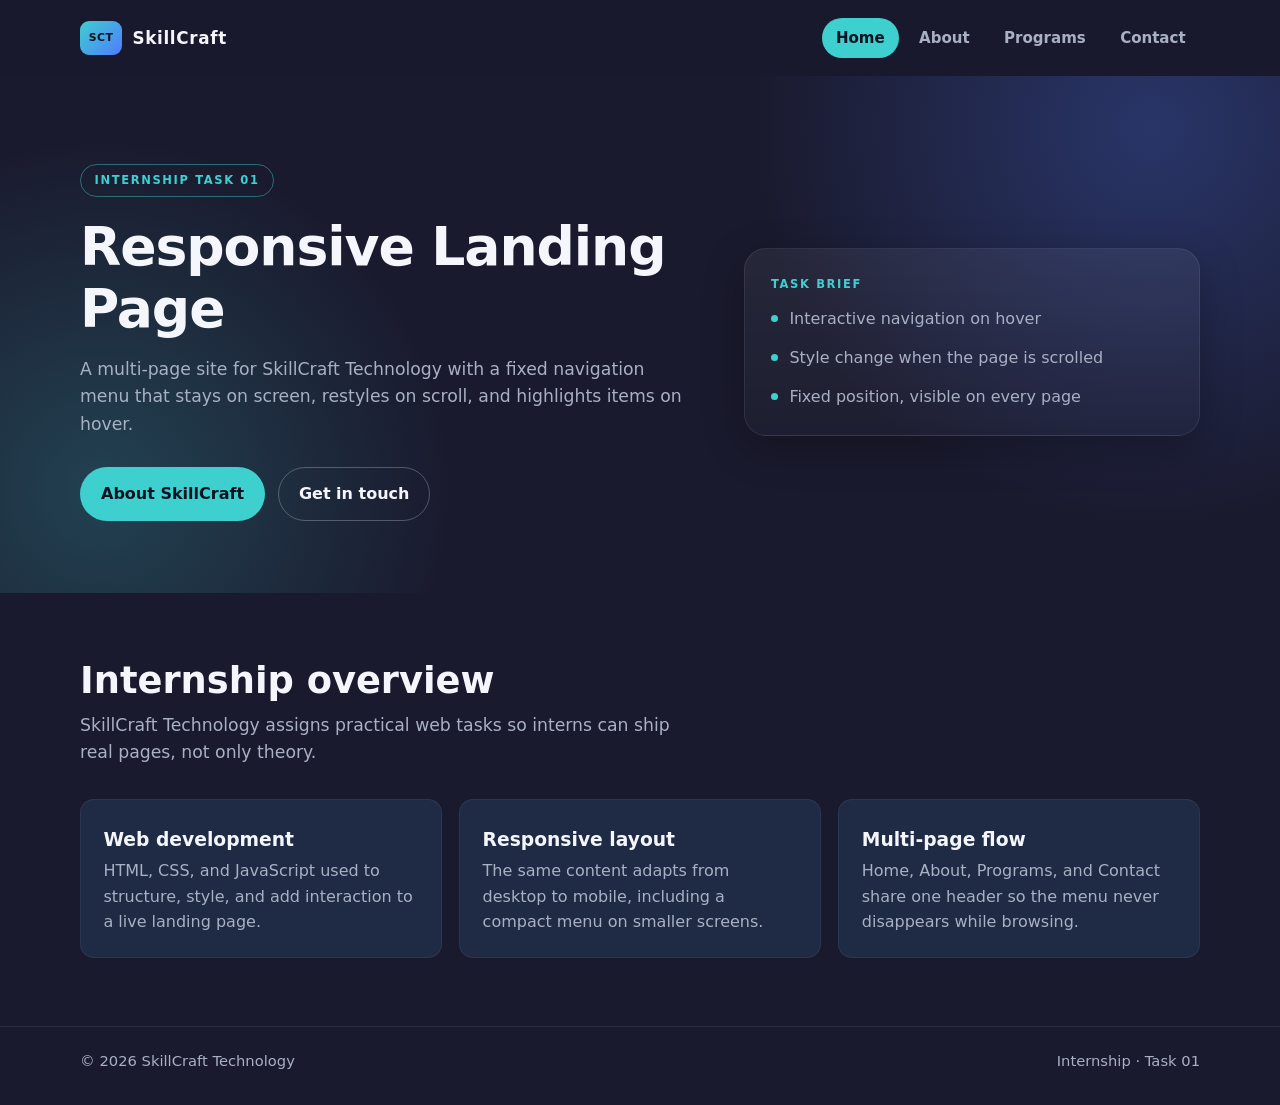
<file: SCT_WD_1/index.html>
<!DOCTYPE html>
<html lang="en">
  <head>
    <meta charset="UTF-8" />
    <meta name="viewport" content="width=device-width, initial-scale=1.0" />
    <title>SkillCraft Technology | Responsive Landing Page</title>
    <link rel="stylesheet" href="css/style.css" />
  </head>
  <body>
    <header class="site-header">
      <nav class="nav container" aria-label="Primary">
        <a class="logo" href="index.html">
          <span class="logo-mark">SCT</span>
          SkillCraft
        </a>
        <button class="menu-toggle" type="button" aria-expanded="false" aria-controls="nav-links" aria-label="Toggle menu">
          <span></span><span></span><span></span>
        </button>
        <ul class="nav-links" id="nav-links">
          <li><a class="active" href="index.html">Home</a></li>
          <li><a href="about.html">About</a></li>
          <li><a href="services.html">Programs</a></li>
          <li><a href="contact.html">Contact</a></li>
        </ul>
      </nav>
    </header>

    <main>
      <section class="hero">
        <div class="container hero-grid">
          <div>
            <span class="kicker">Internship Task 01</span>
            <h1>Responsive Landing Page</h1>
            <p class="lead">
              A multi-page site for SkillCraft Technology with a fixed navigation
              menu that stays on screen, restyles on scroll, and highlights items on hover.
            </p>
            <div class="btn-row">
              <a class="btn btn-primary" href="about.html">About SkillCraft</a>
              <a class="btn btn-ghost" href="contact.html">Get in touch</a>
            </div>
          </div>
          <aside class="hero-card">
            <p class="card-label">Task brief</p>
            <ul class="brief">
              <li>Interactive navigation on hover</li>
              <li>Style change when the page is scrolled</li>
              <li>Fixed position, visible on every page</li>
            </ul>
          </aside>
        </div>
      </section>

      <section class="section">
        <div class="container">
          <div class="section-head">
            <h2>Internship overview</h2>
            <p class="lead">SkillCraft Technology assigns practical web tasks so interns can ship real pages, not only theory.</p>
          </div>
          <div class="cards">
            <article class="card">
              <h3>Web development</h3>
              <p>HTML, CSS, and JavaScript used to structure, style, and add interaction to a live landing page.</p>
            </article>
            <article class="card">
              <h3>Responsive layout</h3>
              <p>The same content adapts from desktop to mobile, including a compact menu on smaller screens.</p>
            </article>
            <article class="card">
              <h3>Multi-page flow</h3>
              <p>Home, About, Programs, and Contact share one header so the menu never disappears while browsing.</p>
            </article>
          </div>
        </div>
      </section>
    </main>

    <footer class="site-footer">
      <div class="container footer-row">
        <span>© 2026 SkillCraft Technology</span>
        <span>Internship · Task 01</span>
      </div>
    </footer>
    <script src="js/nav.js"></script>
  </body>
</html>
</file>
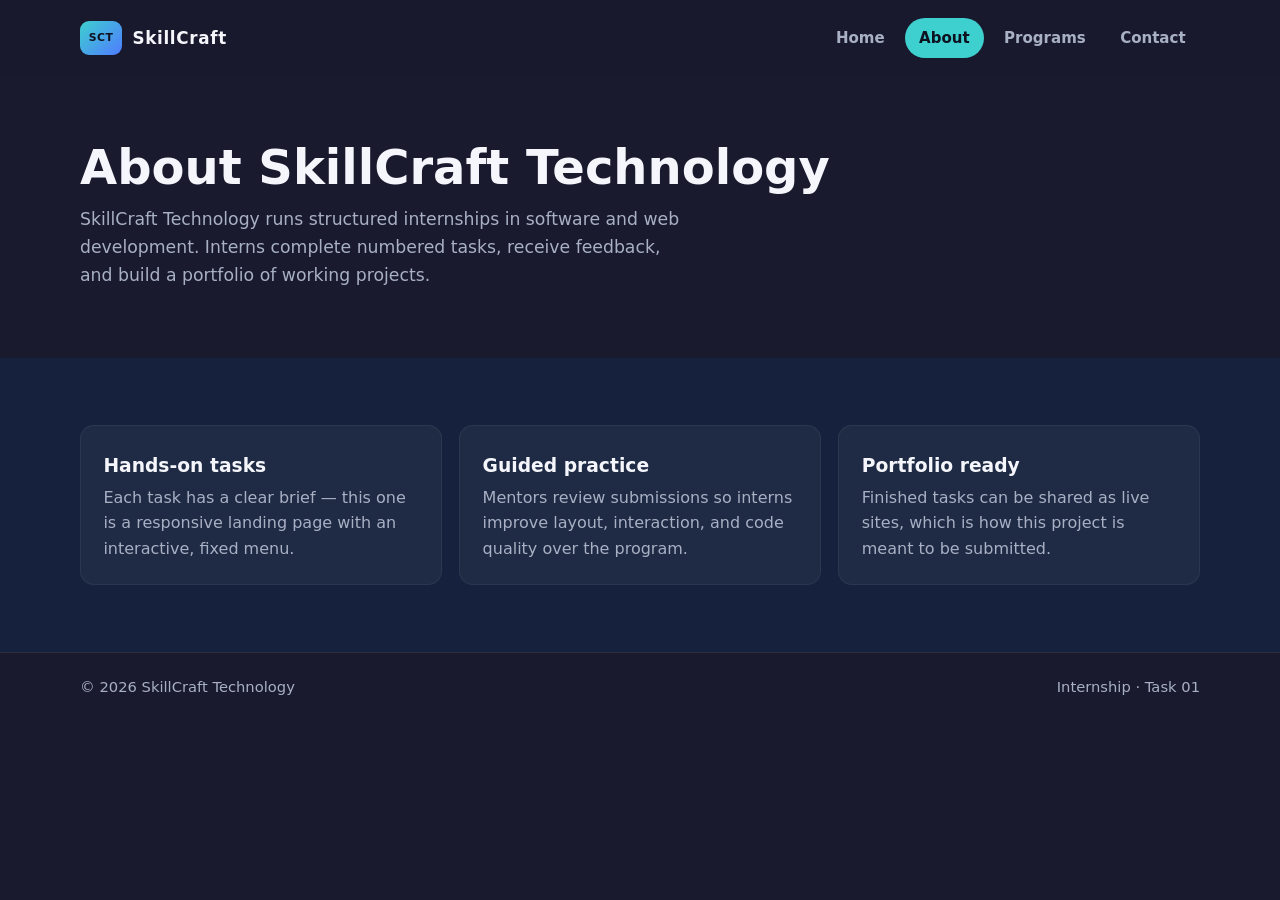
<file: SCT_WD_1/about.html>
<!DOCTYPE html>
<html lang="en">
  <head>
    <meta charset="UTF-8" />
    <meta name="viewport" content="width=device-width, initial-scale=1.0" />
    <title>About | SkillCraft Technology</title>
    <link rel="stylesheet" href="css/style.css" />
  </head>
  <body>
    <header class="site-header">
      <nav class="nav container" aria-label="Primary">
        <a class="logo" href="index.html">
          <span class="logo-mark">SCT</span>
          SkillCraft
        </a>
        <button class="menu-toggle" type="button" aria-expanded="false" aria-controls="nav-links" aria-label="Toggle menu">
          <span></span><span></span><span></span>
        </button>
        <ul class="nav-links" id="nav-links">
          <li><a href="index.html">Home</a></li>
          <li><a class="active" href="about.html">About</a></li>
          <li><a href="services.html">Programs</a></li>
          <li><a href="contact.html">Contact</a></li>
        </ul>
      </nav>
    </header>

    <main>
      <section class="page-hero">
        <div class="container">
          <h1>About SkillCraft Technology</h1>
          <p class="lead">
            SkillCraft Technology runs structured internships in software and web
            development. Interns complete numbered tasks, receive feedback, and
            build a portfolio of working projects.
          </p>
        </div>
      </section>
      <section class="section alt">
        <div class="container cards">
          <article class="card">
            <h3>Hands-on tasks</h3>
            <p>Each task has a clear brief — this one is a responsive landing page with an interactive, fixed menu.</p>
          </article>
          <article class="card">
            <h3>Guided practice</h3>
            <p>Mentors review submissions so interns improve layout, interaction, and code quality over the program.</p>
          </article>
          <article class="card">
            <h3>Portfolio ready</h3>
            <p>Finished tasks can be shared as live sites, which is how this project is meant to be submitted.</p>
          </article>
        </div>
      </section>
    </main>

    <footer class="site-footer">
      <div class="container footer-row">
        <span>© 2026 SkillCraft Technology</span>
        <span>Internship · Task 01</span>
      </div>
    </footer>
    <script src="js/nav.js"></script>
  </body>
</html>
</file>
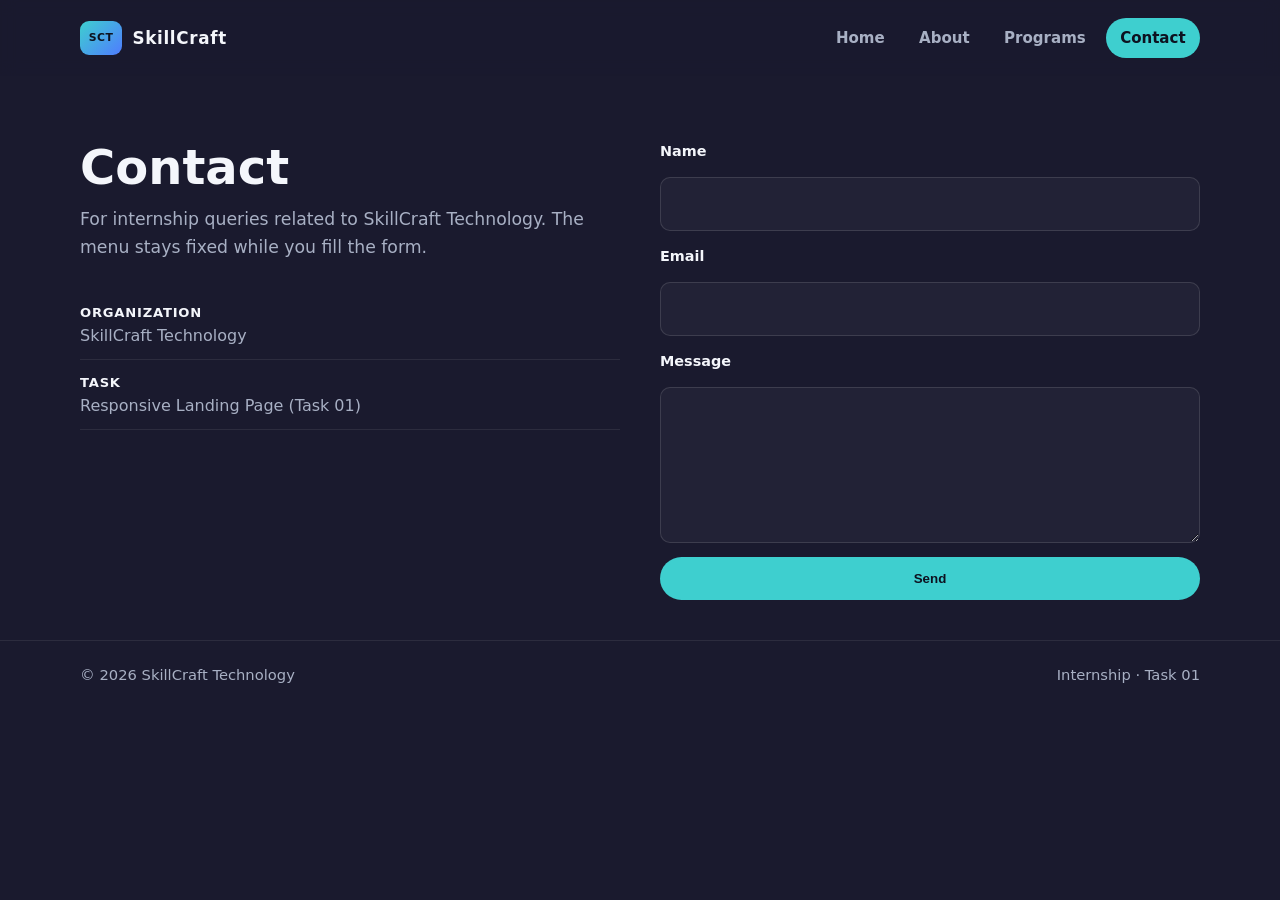
<file: SCT_WD_1/contact.html>
<!DOCTYPE html>
<html lang="en">
  <head>
    <meta charset="UTF-8" />
    <meta name="viewport" content="width=device-width, initial-scale=1.0" />
    <title>Contact | SkillCraft Technology</title>
    <link rel="stylesheet" href="css/style.css" />
  </head>
  <body>
    <header class="site-header">
      <nav class="nav container" aria-label="Primary">
        <a class="logo" href="index.html">
          <span class="logo-mark">SCT</span>
          SkillCraft
        </a>
        <button class="menu-toggle" type="button" aria-expanded="false" aria-controls="nav-links" aria-label="Toggle menu">
          <span></span><span></span><span></span>
        </button>
        <ul class="nav-links" id="nav-links">
          <li><a href="index.html">Home</a></li>
          <li><a href="about.html">About</a></li>
          <li><a href="services.html">Programs</a></li>
          <li><a class="active" href="contact.html">Contact</a></li>
        </ul>
      </nav>
    </header>

    <main>
      <section class="page-hero">
        <div class="container contact-grid">
          <div>
            <h1>Contact</h1>
            <p class="lead">For internship queries related to SkillCraft Technology. The menu stays fixed while you fill the form.</p>
            <ul class="contact-meta">
              <li><strong>Organization</strong> SkillCraft Technology</li>
              <li><strong>Task</strong> Responsive Landing Page (Task 01)</li>
            </ul>
          </div>
          <form action="#" method="get">
            <label for="name">Name</label>
            <input id="name" name="name" type="text" autocomplete="name" required />
            <label for="email">Email</label>
            <input id="email" name="email" type="email" autocomplete="email" required />
            <label for="message">Message</label>
            <textarea id="message" name="message" rows="5" required></textarea>
            <button class="btn btn-primary" type="submit">Send</button>
          </form>
        </div>
      </section>
    </main>

    <footer class="site-footer">
      <div class="container footer-row">
        <span>© 2026 SkillCraft Technology</span>
        <span>Internship · Task 01</span>
      </div>
    </footer>
    <script src="js/nav.js"></script>
  </body>
</html>
</file>
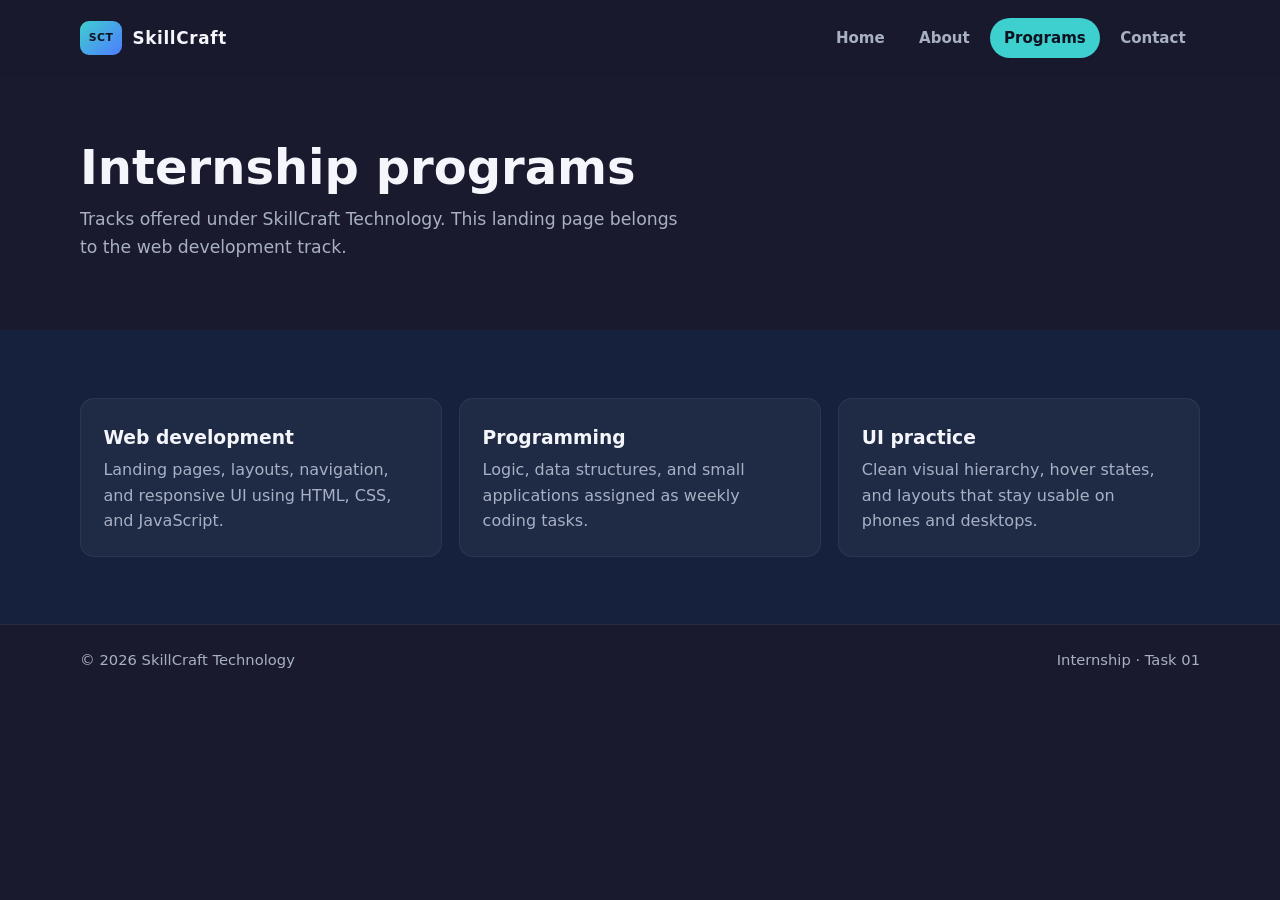
<file: SCT_WD_1/services.html>
<!DOCTYPE html>
<html lang="en">
  <head>
    <meta charset="UTF-8" />
    <meta name="viewport" content="width=device-width, initial-scale=1.0" />
    <title>Programs | SkillCraft Technology</title>
    <link rel="stylesheet" href="css/style.css" />
  </head>
  <body>
    <header class="site-header">
      <nav class="nav container" aria-label="Primary">
        <a class="logo" href="index.html">
          <span class="logo-mark">SCT</span>
          SkillCraft
        </a>
        <button class="menu-toggle" type="button" aria-expanded="false" aria-controls="nav-links" aria-label="Toggle menu">
          <span></span><span></span><span></span>
        </button>
        <ul class="nav-links" id="nav-links">
          <li><a href="index.html">Home</a></li>
          <li><a href="about.html">About</a></li>
          <li><a class="active" href="services.html">Programs</a></li>
          <li><a href="contact.html">Contact</a></li>
        </ul>
      </nav>
    </header>

    <main>
      <section class="page-hero">
        <div class="container">
          <h1>Internship programs</h1>
          <p class="lead">Tracks offered under SkillCraft Technology. This landing page belongs to the web development track.</p>
        </div>
      </section>
      <section class="section alt">
        <div class="container cards">
          <article class="card">
            <h3>Web development</h3>
            <p>Landing pages, layouts, navigation, and responsive UI using HTML, CSS, and JavaScript.</p>
          </article>
          <article class="card">
            <h3>Programming</h3>
            <p>Logic, data structures, and small applications assigned as weekly coding tasks.</p>
          </article>
          <article class="card">
            <h3>UI practice</h3>
            <p>Clean visual hierarchy, hover states, and layouts that stay usable on phones and desktops.</p>
          </article>
        </div>
      </section>
    </main>

    <footer class="site-footer">
      <div class="container footer-row">
        <span>© 2026 SkillCraft Technology</span>
        <span>Internship · Task 01</span>
      </div>
    </footer>
    <script src="js/nav.js"></script>
  </body>
</html>
</file>
<file: SCT_WD_1/css/style.css>
:root {
  --bg: #1a1a2e;
  --bg-alt: #16213e;
  --surface: #1f2a44;
  --nav-top: rgba(26, 26, 46, 0.35);
  --nav-scrolled: rgba(15, 18, 32, 0.96);
  --text: #f4f6fb;
  --muted: #a8b0c4;
  --accent: #3ecfcf;
  --accent-2: #4f7cff;
  --danger: #e85d5d;
  --shadow: 0 12px 40px rgba(0, 0, 0, 0.28);
  --radius: 14px;
  --nav-h: 76px;
  --max: 1120px;
}

*,
*::before,
*::after {
  box-sizing: border-box;
  margin: 0;
  padding: 0;
}

html {
  scroll-behavior: smooth;
}

body {
  font-family: "Segoe UI", system-ui, -apple-system, sans-serif;
  background: var(--bg);
  color: var(--text);
  line-height: 1.6;
  min-height: 100vh;
}

img {
  max-width: 100%;
  display: block;
}

a {
  color: inherit;
  text-decoration: none;
}

.container {
  width: min(var(--max), calc(100% - 2.4rem));
  margin-inline: auto;
}

/* Fixed navigation */
.site-header {
  position: fixed;
  top: 0;
  left: 0;
  right: 0;
  z-index: 1000;
  height: var(--nav-h);
  background: var(--nav-top);
  backdrop-filter: blur(8px);
  border-bottom: 1px solid transparent;
  transition: background 0.35s ease, box-shadow 0.35s ease, border-color 0.35s ease;
}

.site-header.scrolled {
  background: var(--nav-scrolled);
  border-bottom-color: rgba(62, 207, 207, 0.25);
  box-shadow: 0 8px 28px rgba(0, 0, 0, 0.35);
}

.nav {
  height: var(--nav-h);
  display: flex;
  align-items: center;
  justify-content: space-between;
  gap: 1rem;
}

.logo {
  display: flex;
  align-items: center;
  gap: 0.65rem;
  font-weight: 800;
  letter-spacing: 0.04em;
  font-size: 1.05rem;
}

.logo-mark {
  min-width: 42px;
  height: 34px;
  padding: 0 0.4rem;
  border-radius: 9px;
  background: linear-gradient(135deg, var(--accent), var(--accent-2));
  display: grid;
  place-items: center;
  font-size: 0.68rem;
  font-weight: 800;
  letter-spacing: 0.04em;
  color: #0d1220;
}

.nav-links {
  list-style: none;
  display: flex;
  align-items: center;
  gap: 0.35rem;
}

.nav-links a {
  display: inline-block;
  padding: 0.5rem 0.9rem;
  border-radius: 999px;
  color: var(--muted);
  font-weight: 600;
  font-size: 0.94rem;
  transition: color 0.2s ease, background 0.2s ease, transform 0.2s ease;
}

.nav-links a:hover,
.nav-links a:focus-visible {
  color: var(--text);
  background: rgba(62, 207, 207, 0.14);
  transform: translateY(-1px);
}

.nav-links a.active {
  color: #0d1220;
  background: var(--accent);
}

.nav-cta {
  margin-left: 0.4rem;
  background: transparent;
  border: 1px solid var(--accent);
  color: var(--accent) !important;
}

.nav-cta:hover,
.nav-cta:focus-visible {
  background: var(--accent) !important;
  color: #0d1220 !important;
}

.menu-toggle {
  display: none;
  width: 42px;
  height: 42px;
  border: 1px solid rgba(255, 255, 255, 0.15);
  background: transparent;
  border-radius: 10px;
  cursor: pointer;
}

.menu-toggle span {
  display: block;
  width: 18px;
  height: 2px;
  margin: 4px auto;
  background: var(--text);
  transition: transform 0.25s ease, opacity 0.25s ease;
}

.menu-toggle[aria-expanded="true"] span:nth-child(1) {
  transform: translateY(6px) rotate(45deg);
}

.menu-toggle[aria-expanded="true"] span:nth-child(2) {
  opacity: 0;
}

.menu-toggle[aria-expanded="true"] span:nth-child(3) {
  transform: translateY(-6px) rotate(-45deg);
}

main {
  padding-top: var(--nav-h);
}

.hero {
  position: relative;
  overflow: hidden;
  padding: 5.5rem 0 4.5rem;
  background:
    radial-gradient(circle at 90% 10%, rgba(79, 124, 255, 0.28), transparent 32%),
    radial-gradient(circle at 8% 80%, rgba(62, 207, 207, 0.22), transparent 28%),
    var(--bg);
}

.hero-grid {
  display: grid;
  grid-template-columns: 1.15fr 0.85fr;
  gap: 3rem;
  align-items: center;
}

.kicker {
  display: inline-block;
  border: 1px solid rgba(62, 207, 207, 0.45);
  color: var(--accent);
  font-weight: 700;
  letter-spacing: 0.14em;
  text-transform: uppercase;
  font-size: 0.72rem;
  padding: 0.4rem 0.85rem;
  border-radius: 999px;
  margin-bottom: 1.2rem;
}

h1,
h2,
h3 {
  line-height: 1.15;
}

.hero h1 {
  font-size: clamp(2.1rem, 4.6vw, 3.35rem);
  margin-bottom: 1rem;
  letter-spacing: -0.02em;
  max-width: 16ch;
}

.lead {
  color: var(--muted);
  font-size: 1.08rem;
  max-width: 38rem;
  margin-bottom: 1.8rem;
}

.btn-row {
  display: flex;
  flex-wrap: wrap;
  gap: 0.8rem;
}

.btn {
  display: inline-flex;
  align-items: center;
  justify-content: center;
  padding: 0.8rem 1.25rem;
  border-radius: 999px;
  font-weight: 700;
  border: 1px solid transparent;
  transition: transform 0.2s ease, background 0.2s ease, color 0.2s ease;
}

.btn:hover {
  transform: translateY(-2px);
}

.btn-primary {
  background: var(--accent);
  color: #0d1220;
}

.btn-ghost {
  border-color: rgba(255, 255, 255, 0.25);
  color: var(--text);
}

.hero-card {
  background: linear-gradient(180deg, rgba(255, 255, 255, 0.06), rgba(255, 255, 255, 0.02));
  border: 1px solid rgba(255, 255, 255, 0.08);
  border-radius: 22px;
  padding: 1.6rem;
  box-shadow: var(--shadow);
}

.stat {
  padding: 0.9rem 0;
  border-bottom: 1px solid rgba(255, 255, 255, 0.08);
}

.stat:last-child {
  border-bottom: 0;
}

.stat strong {
  display: block;
  font-size: 1.45rem;
  color: var(--accent);
}

.card-label {
  font-size: 0.72rem;
  font-weight: 700;
  letter-spacing: 0.14em;
  text-transform: uppercase;
  color: var(--accent);
  margin-bottom: 0.8rem;
}

.brief {
  list-style: none;
  display: grid;
  gap: 0.85rem;
  color: var(--muted);
}

.brief li {
  padding-left: 1.15rem;
  position: relative;
}

.brief li::before {
  content: "";
  position: absolute;
  left: 0;
  top: 0.55rem;
  width: 7px;
  height: 7px;
  border-radius: 50%;
  background: var(--accent);
}

.section {
  padding: 4.2rem 0;
}

.section.alt {
  background: var(--bg-alt);
}

.section-head {
  max-width: 42rem;
  margin-bottom: 2rem;
}

.section-head h2 {
  font-size: clamp(1.7rem, 3vw, 2.3rem);
  margin-bottom: 0.6rem;
}

.cards {
  display: grid;
  grid-template-columns: repeat(3, 1fr);
  gap: 1.1rem;
}

.card {
  background: var(--surface);
  border: 1px solid rgba(255, 255, 255, 0.06);
  border-radius: var(--radius);
  padding: 1.4rem;
  transition: transform 0.25s ease, border-color 0.25s ease;
}

.card:hover {
  transform: translateY(-6px);
  border-color: rgba(62, 207, 207, 0.4);
}

.card h3 {
  margin: 0.4rem 0 0.5rem;
}

.card p {
  color: var(--muted);
}

.page-hero {
  padding: 4rem 0 2.5rem;
}

.page-hero h1 {
  font-size: clamp(2rem, 4vw, 3rem);
  margin-bottom: 0.7rem;
}

form {
  display: grid;
  gap: 0.9rem;
  max-width: 34rem;
}

label {
  font-weight: 600;
  font-size: 0.9rem;
}

input,
textarea {
  width: 100%;
  padding: 0.8rem 0.9rem;
  border-radius: 10px;
  border: 1px solid rgba(255, 255, 255, 0.12);
  background: rgba(255, 255, 255, 0.04);
  color: var(--text);
  font: inherit;
}

input:focus,
textarea:focus {
  outline: 2px solid var(--accent);
  border-color: transparent;
}

.split {
  display: grid;
  grid-template-columns: 1fr 1fr;
  gap: 2.4rem;
  align-items: start;
}

.clients,
.principles,
.contact-meta {
  list-style: none;
}

.clients li {
  font-size: 1.35rem;
  font-weight: 700;
  padding: 0.85rem 0;
  border-bottom: 1px solid rgba(255, 255, 255, 0.08);
  letter-spacing: 0.04em;
}

.principles {
  counter-reset: step;
}

.principles li {
  counter-increment: step;
  color: var(--muted);
  padding: 0.9rem 0 0.9rem 2.6rem;
  position: relative;
  border-bottom: 1px solid rgba(255, 255, 255, 0.08);
}

.principles li::before {
  content: counter(step, decimal-leading-zero);
  position: absolute;
  left: 0;
  color: var(--accent);
  font-weight: 700;
}

.contact-grid {
  display: grid;
  grid-template-columns: 1fr 1fr;
  gap: 2.5rem;
  align-items: start;
}

.contact-meta li {
  padding: 0.7rem 0;
  border-bottom: 1px solid rgba(255, 255, 255, 0.08);
  color: var(--muted);
}

.contact-meta strong {
  display: block;
  color: var(--text);
  font-size: 0.82rem;
  letter-spacing: 0.06em;
  text-transform: uppercase;
}

.footer-row {
  display: flex;
  justify-content: space-between;
  gap: 1rem;
  flex-wrap: wrap;
}

.site-footer {
  border-top: 1px solid rgba(255, 255, 255, 0.08);
  padding: 1.4rem 0 2rem;
  color: var(--muted);
  font-size: 0.92rem;
}

.site-footer a:hover {
  color: var(--accent);
}

@media (max-width: 860px) {
  .menu-toggle {
    display: block;
  }

  .nav-links {
    position: absolute;
    top: var(--nav-h);
    left: 0;
    right: 0;
    display: none;
    flex-direction: column;
    align-items: stretch;
    padding: 0.8rem 1.2rem 1.2rem;
    background: var(--nav-scrolled);
    border-bottom: 1px solid rgba(62, 207, 207, 0.2);
  }

  .nav-links.open {
    display: flex;
  }

  .nav-links a {
    padding: 0.85rem 1rem;
  }

  .hero-grid,
  .cards,
  .split,
  .contact-grid {
    grid-template-columns: 1fr;
  }

  .hero {
    padding-top: 3.5rem;
  }
}
</file>
